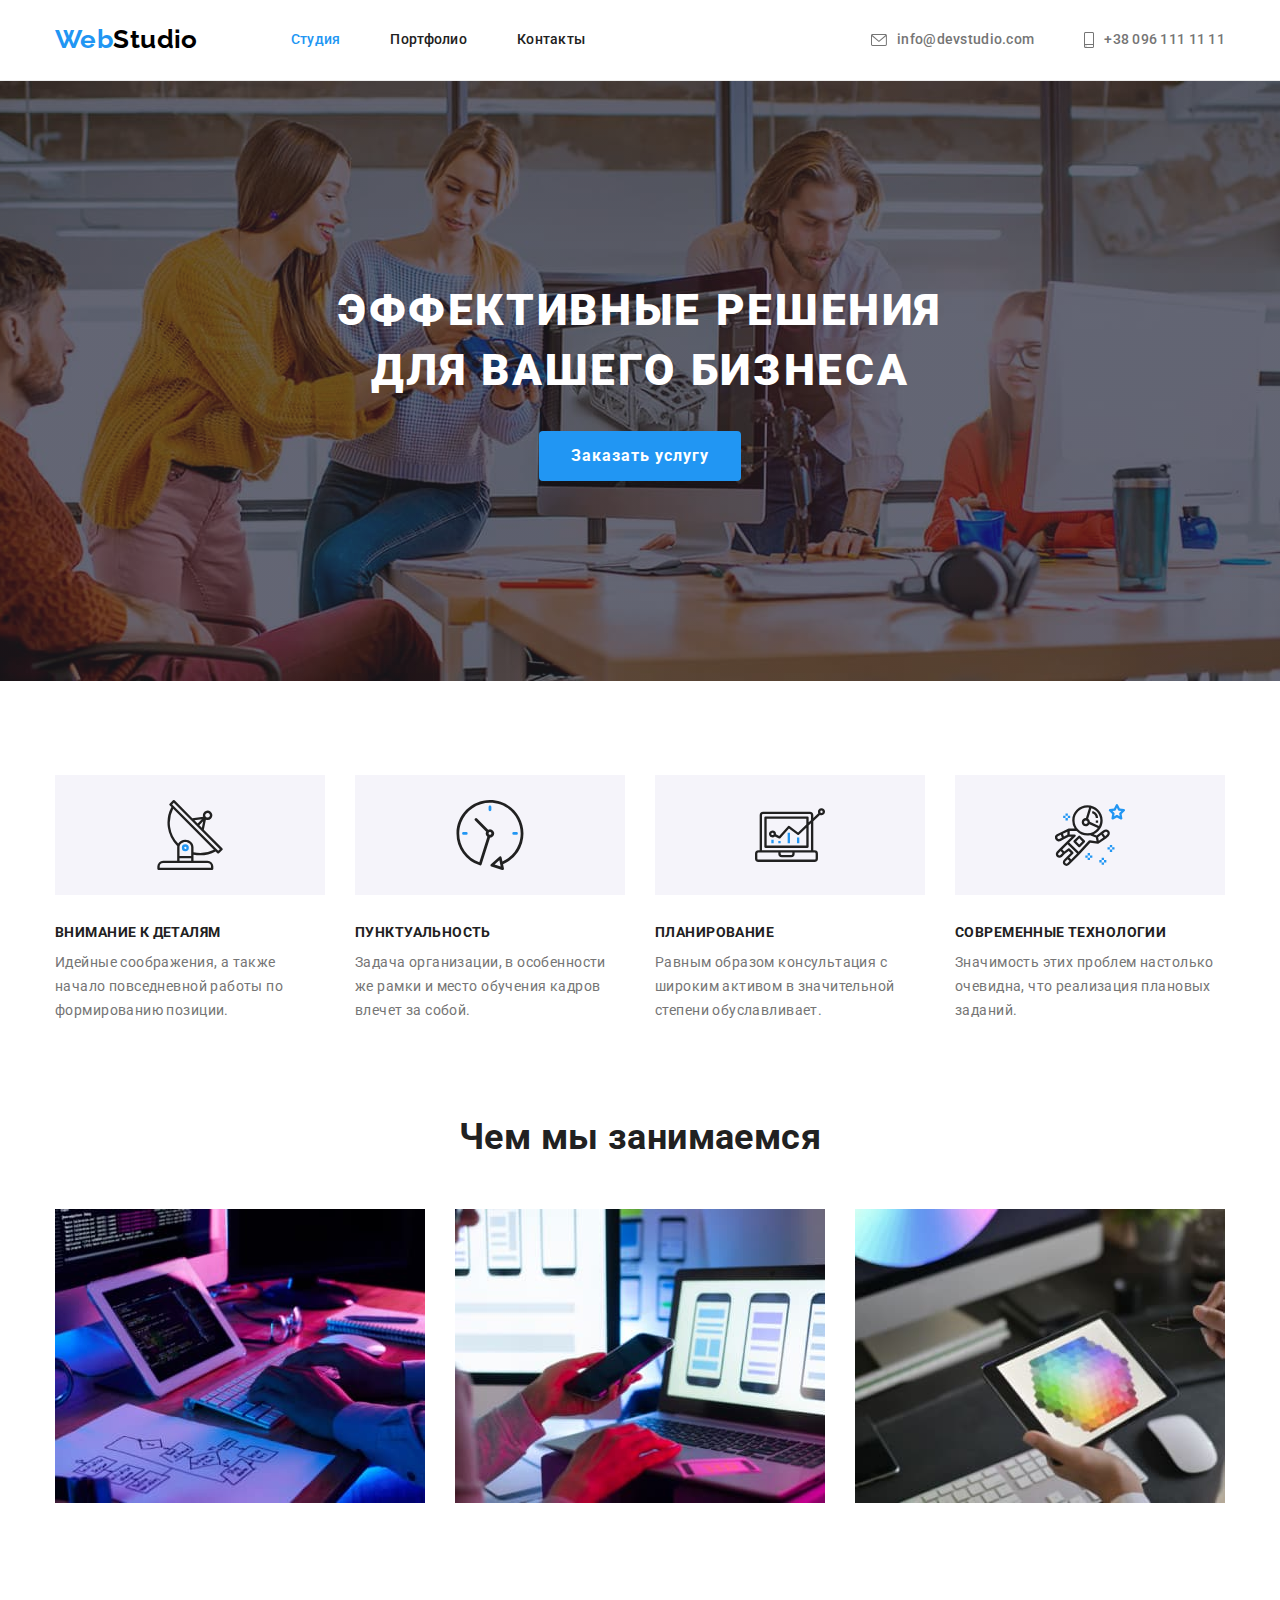
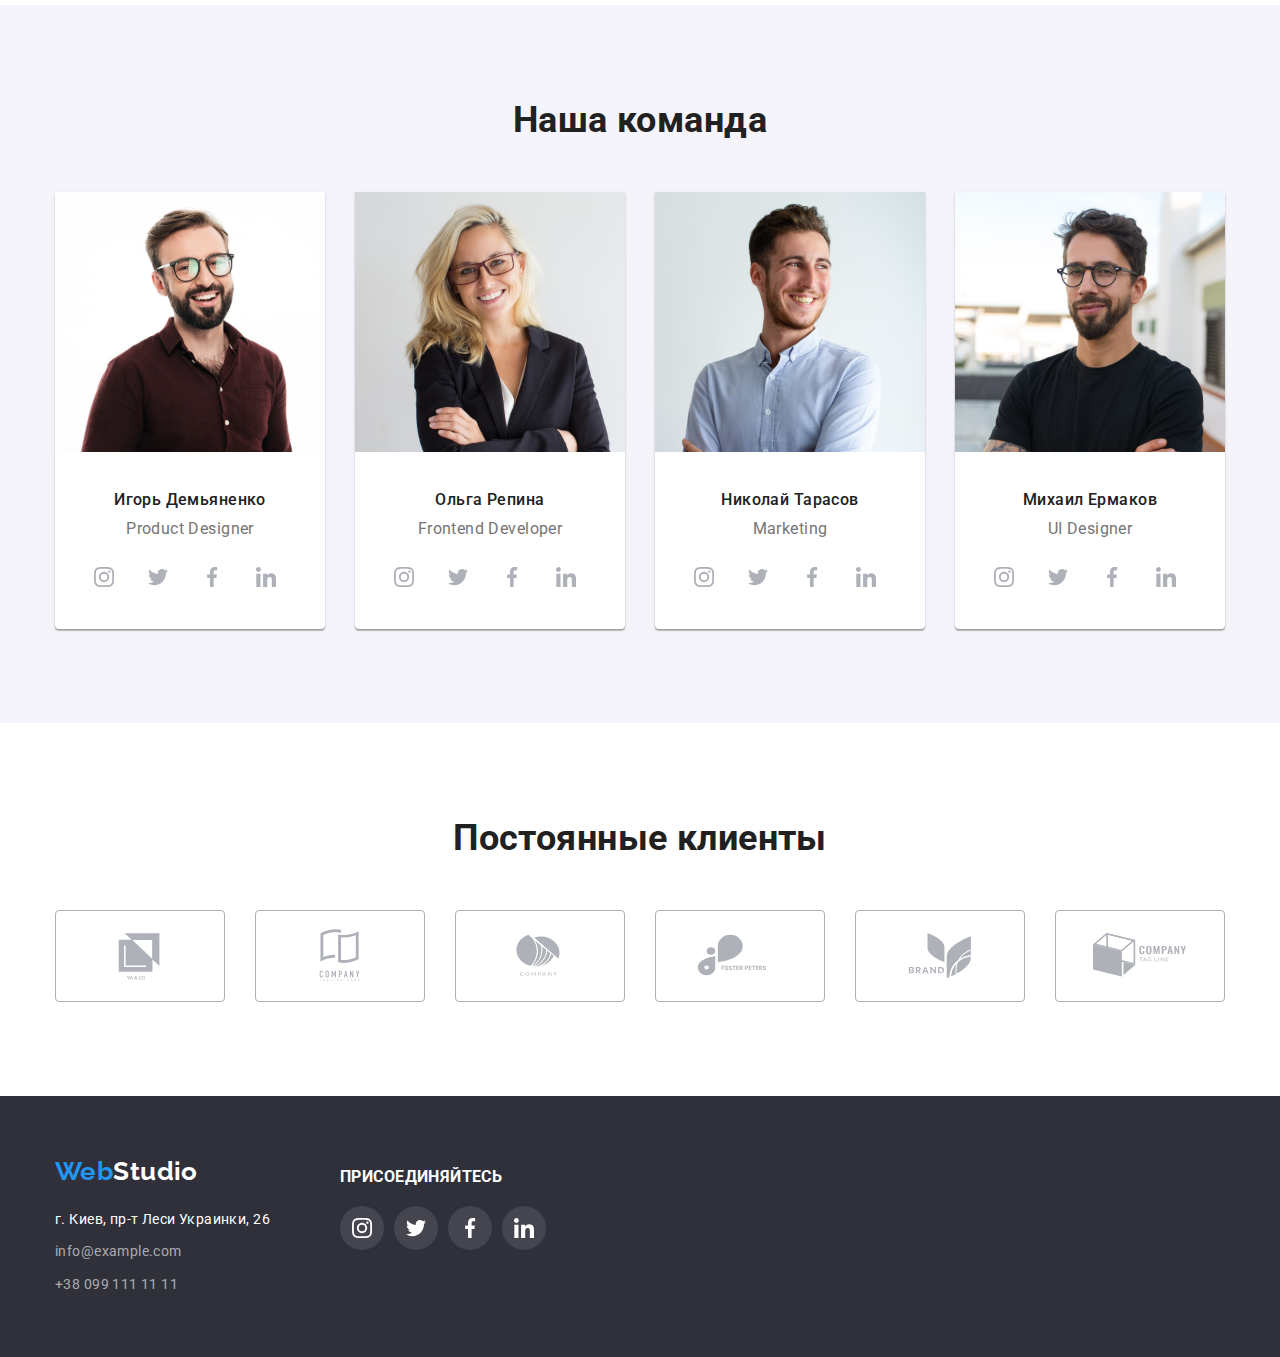
<file: index.html>
<!DOCTYPE html>
<html lang="ru">

<head> 
    <meta charset="UTF-8">
    <meta http-equiv="X-UA-Compatible" content="IE=edge">
    <meta name="viewport" content="width=device-width, initial-scale=1.0">
    <title>WEBsite</title>
    <link rel="preconnect" href="https://fonts.googleapis.com">
    <link rel="preconnect" href="https://fonts.gstatic.com" crossorigin>
    <link href="https://fonts.googleapis.com/css2?family=Raleway:wght@700&family=Roboto:wght@400;500;700;900&display=swap"
        rel="stylesheet">

    <link rel="stylesheet" href="./modern-normalize.css">
    
    <link rel="stylesheet" href="./css/style.css">
</head>

<body>
    <!--Шапка сайта-->
    <header class="header">
        <div class="container main-nav">
        <nav class="subcontainer">
            <a href="/" class="logo">Web<span class="logo-abr">Studio</span></a>

            <ul class="site-nav list">
                <li class="nav-item"><a href="./index.html" class="link current">Студия</a></li>
                <li class="nav-item"><a href="./portfolio.html" class="link">Портфолио</a></li>
                <li class="nav-item"><a href="/" class="link">Контакты</a></li>
            </ul>
        </nav>
        <ul class="auth-nav list">
            <li class="nav-item">
                <a href="mailto:info@devstudio.com" class="contact">
                <svg class="nav-icon" width="16px" height="12px">
                 <use href="./images/sprite.svg#icon-envelope"></use>   
                </svg>info@devstudio.com</a>
            </li>
            <li class="nav-item">
                <a href="tel:+380961111111" class="contact">
                <svg class="nav-icon" width="10px" height="16px">
                    <use href="./images/sprite.svg#icon-smartphone"></use>
                </svg>+38 096 111 11 11</a>
            </li>
        </ul>
        </div>
    </header>

    <!--Бизнесс главная-->
    <section class="slogan">
        <h1 class="slogan-title">Эффективные решения <br />для вашего бизнеса</h1>
        <button type="button" class="button">Заказать услугу</button>
    </section>

    <!--Преимущества-->
    <section class="section">
        <div class="container">
        <h2 class="section-title visually-hidden">Преимущества</h2>
        <ul class="list advantage">
            <li class="item">
                <div class="icons">
                    <svg class="icon" width="70px" height="70px">
                       <use href="./images//sprite.svg#icon-antenna"></use>
                    </svg>
                </div>
                <h3 class="section-subject">Внимание к деталям</h3>
                <p>Идейные соображения, а также начало повседневной работы по формированию позиции.</p>
            </li>
            <li class="item">
                <div class="icons">
                    <svg class="icon" width="70px" height="70px">
                        <use href="./images/sprite.svg#icon-clock"></use>
                    </svg>
                </div>
                <h3 class="section-subject">Пунктуальность</h3>
                <p>Задача организации, в особенности же рамки и место обучения кадров влечет за собой.</p>
            </li>
            <li class="item">
                <div class="icons">
                    <svg class="icon" width="70px" height="70px">
                        <use href="./images/sprite.svg#icon-diagram"></use>
                    </svg>
                </div>
                <h3 class="section-subject">Планирование</h3>
                <p>Равным образом консультация с широким активом в значительной степени обуславливает.</p>
            </li>
            <li class="item">
                <div class="icons">
                    <svg class="icon" width="70px" height="70px">
                        <use href="./images/sprite.svg#icon-astronaut"></use>
                    </svg>
                </div>
                <h3 class="section-subject">Современные технологии</h3>
                <p>Значимость этих проблем настолько очевидна, что реализация плановых заданий.</p>
            </li>
        </ul>
        </div>
    </section>

    <!--Виды деятельности-->
    <section class="section no-padding">
        <div class="container">  
        <h2 class="section-title">Чем мы занимаемся</h2>
        
        <ul class="list jobs">
            <li class="item">
                <img src="./images/img.jpg" alt="Персональный компьютер" width="370">
            </li>
            <li class="item">
                <img src="./images/img1.jpg" alt="Телефон" width="370">
            </li>
            <li class="item">
                <img src="./images/img2.jpg" alt="Планшет" width="370">
            </li>
        </ul>
        </div>
    </section>

    <!--Комманда-->
    <section class="section team">
        <div class="container">
        <h2 class="section-title">Наша команда</h2> 
        <ul class="list person">
            <li class="item">
                <img src="./images/photo1.jpg" alt="Мужчина в очках" width="270">
                <h3 class="section-subtitle">Игорь Демьяненко</h3>
                <p class="section-text">Product Designer</p>
                <ul class="icons-box list">
                        <li class="icon-box">
                        <a href="#" class="team-icons"><svg class="team-icon" width="20px" height="20px">
                                   <use href="./images/sprite.svg#icon-instagram"></use>
                                </svg></a>
                        </li>
                        <li class="icon-box">
                            <a href="#" class="team-icons"><svg class="team-icon" width="20px" height="20px">
                                    <use href="./images/sprite.svg#icon-twitter"></use>
                                </svg></a>
                        </li>
                        <li class="icon-box">
                            <a href="#" class="team-icons"><svg class="team-icon" width="20px" height="20px">
                                    <use href="./images/sprite.svg#icon-facebook"></use>
                                </svg></a>
                        </li>
                        <li class="icon-box">
                            <a href="#" class="team-icons"><svg class="team-icon" width="20px" height="20px">
                                    <use href="./images/sprite.svg#icon-linkedin-1"></use>
                                </svg></a>
                        </li>
                </ul>
            </li>
            <li class="item">
                <img src="./images/photo2.jpg" alt="Девушка" width="270">
                <h3 class="section-subtitle">Ольга Репина</h3>
                <p class="section-text">Frontend Developer</p>
                <ul class="icons-box list">
                    <li class="icon-box">
                        <a href="#" class="team-icons"><svg class="team-icon" width="20px" height="20px">
                                <use href="./images/sprite.svg#icon-instagram"></use>
                            </svg></a>
                    </li>
                    <li class="icon-box">
                        <a href="#" class="team-icons"><svg class="team-icon" width="20px" height="20px">
                                <use href="./images/sprite.svg#icon-twitter"></use>
                            </svg></a>
                    </li>
                    <li class="icon-box">
                        <a href="#" class="team-icons"><svg class="team-icon" width="20px" height="20px">
                                <use href="./images/sprite.svg#icon-facebook"></use>
                            </svg></a>
                    </li>
                    <li class="icon-box">
                        <a href="#" class="team-icons"><svg class="team-icon" width="20px" height="20px">
                                <use href="./images/sprite.svg#icon-linkedin-1"></use>
                            </svg></a>
                    </li>
                </ul>
            </li>
            <li class="item">
                <img src="./images/photo3.jpg" alt="Улыбающийся парень" width="270">
                <h3 class="section-subtitle">Николай Тарасов</h3>
                <p class="section-text">Marketing</p>
                <ul class="icons-box list">
                    <li class="icon-box">
                        <a href="#" class="team-icons"><svg class="team-icon" width="20px" height="20px">
                                <use href="./images/sprite.svg#icon-instagram"></use>
                            </svg></a>
                    </li>
                    <li class="icon-box">
                        <a href="#" class="team-icons"><svg class="team-icon" width="20px" height="20px">
                                <use href="./images/sprite.svg#icon-twitter"></use>
                            </svg></a>
                    </li>
                    <li class="icon-box">
                        <a href="#" class="team-icons"><svg class="team-icon" width="20px" height="20px">
                                <use href="./images/sprite.svg#icon-facebook"></use>
                            </svg></a>
                    </li>
                    <li class="icon-box">
                        <a href="#" class="team-icons"><svg class="team-icon" width="20px" height="20px">
                                <use href="./images/sprite.svg#icon-linkedin-1"></use>
                            </svg></a>
                    </li>
                </ul>
            </li>
            <li class="item">
                <img src="./images/photo4.jpg" alt="Парень" width="270">
                <h3 class="section-subtitle">Михаил Ермаков</h3>
                <p class="section-text">UI Designer</p>
                <ul class="icons-box list">
                    <li class="icon-box">
                        <a href="#" class="team-icons"><svg class="team-icon" width="20px" height="20px">
                                <use href="./images/sprite.svg#icon-instagram"></use>
                            </svg></a>
                    </li>
                    <li class="icon-box">
                        <a href="#" class="team-icons"><svg class="team-icon" width="20px" height="20px">
                                <use href="./images/sprite.svg#icon-twitter"></use>
                            </svg></a>
                    </li>
                    <li class="icon-box">
                        <a href="#" class="team-icons"><svg class="team-icon" width="20px" height="20px">
                                <use href="./images/sprite.svg#icon-facebook"></use>
                            </svg></a>
                    </li>
                    <li class="icon-box">
                        <a href="#" class="team-icons"><svg class="team-icon" width="20px" height="20px">
                                <use href="./images/sprite.svg#icon-linkedin-1"></use>
                            </svg></a>
                    </li>
                </ul>
            </li>
        </ul>
        </div>
    </section>

    <!--Постоянные клиенты-->
<section class="section">
    <div class="container">
        <h2 class="section-title">Постоянные клиенты</h2>
        <ul class="clients list">
            <li class="clients-icon">
                <a href="#" class="link-icons"><svg class="link-icon" width="106px" height="60px">
                   <use href="./images/sprite.svg#icon-Logo"></use>
                </svg></a></li>
            <li class="clients-icon">
                <a href="#" class="link-icons"><svg class="link-icon" width="106px" height="60px">
                    <use href="./images/sprite.svg#icon-Logo-1"></use>
                </svg></a></li>
            <li class="clients-icon">
                <a href="#" class="link-icons"><svg class="link-icon" width="106px" height="60px">
                    <use href="./images/sprite.svg#icon-Logo-2"></use>
                </svg></a></li>
            <li class="clients-icon">
                <a href="#" class="link-icons"><svg class="link-icon" width="106px" height="60px">
                    <use href="./images/sprite.svg#icon-Logo-3"></use>
                </svg></a></li>
            <li class="clients-icon">
                <a href="#" class="link-icons"><svg class="link-icon" width="106px" height="60px">
                    <use href="./images/sprite.svg#icon-Logo-4"></use>
                </svg></a></li>
            <li class="clients-icon">
                <a href="#" class="link-icons"><svg class="link-icon" width="106px" height="60px">
                    <use href="./images/sprite.svg#icon-Logo-5"></use>
                </svg></a></li>
        </ul>
    </div>
</section>

    <!--Футер-->
    <footer class="footer">
        <div class="container footer-container">
            <div class="wrapper">
        <nav class="footer-sub">
            <a href="/" class="logo">Web<span class="footer-logo">Studio</span></a>
        </nav>
        <address class="footer-details">
            г. Киев, пр-т Леси Украинки, 26
            <ul class="list">
                <li class="footer-item">
                    <a href="mailto:info@example.com" class="footer-nav">info@example.com</a>
                </li>
                <li class="footer-item">
                    <a href="tel:+380991111111" class="footer-nav">+38 099 111 11 11</a>
                </li>
            </ul>
        </address>
    </div>
<div class="footer-subcontainer">
    <h3 class="footer-title">присоединяйтесь</h3>
    <div class="footer-icons">
    <ul class="footer-box list">
        <li class="footer-icon">
            <a href="#" class="footer-link"><svg class="foot-icon" width="20px" height="20px">
                    <use href="./images/sprite.svg#icon-instagram"></use>
                </svg></a>
        </li>
        <li class="footer-icon">
            <a href="#" class="footer-link"><svg class="foot-icon" width="20px" height="20px">
                    <use href="./images/sprite.svg#icon-twitter"></use>
                </svg></a>
        </li>
        <li class="footer-icon">
            <a href="#" class="footer-link"><svg class="foot-icon" width="20px" height="20px">
                    <use href="./images/sprite.svg#icon-facebook"></use>
                </svg></a>
        </li>
        <li class="footer-icon">
            <a href="#" class="footer-link"><svg class="foot-icon" width="20px" height="20px">
                    <use href="./images/sprite.svg#icon-linkedin-1"></use>
                </svg></a>
        </li>
    </ul>
    </div>
</div>

        </div>
    </footer>
</body>

</html>
</file>
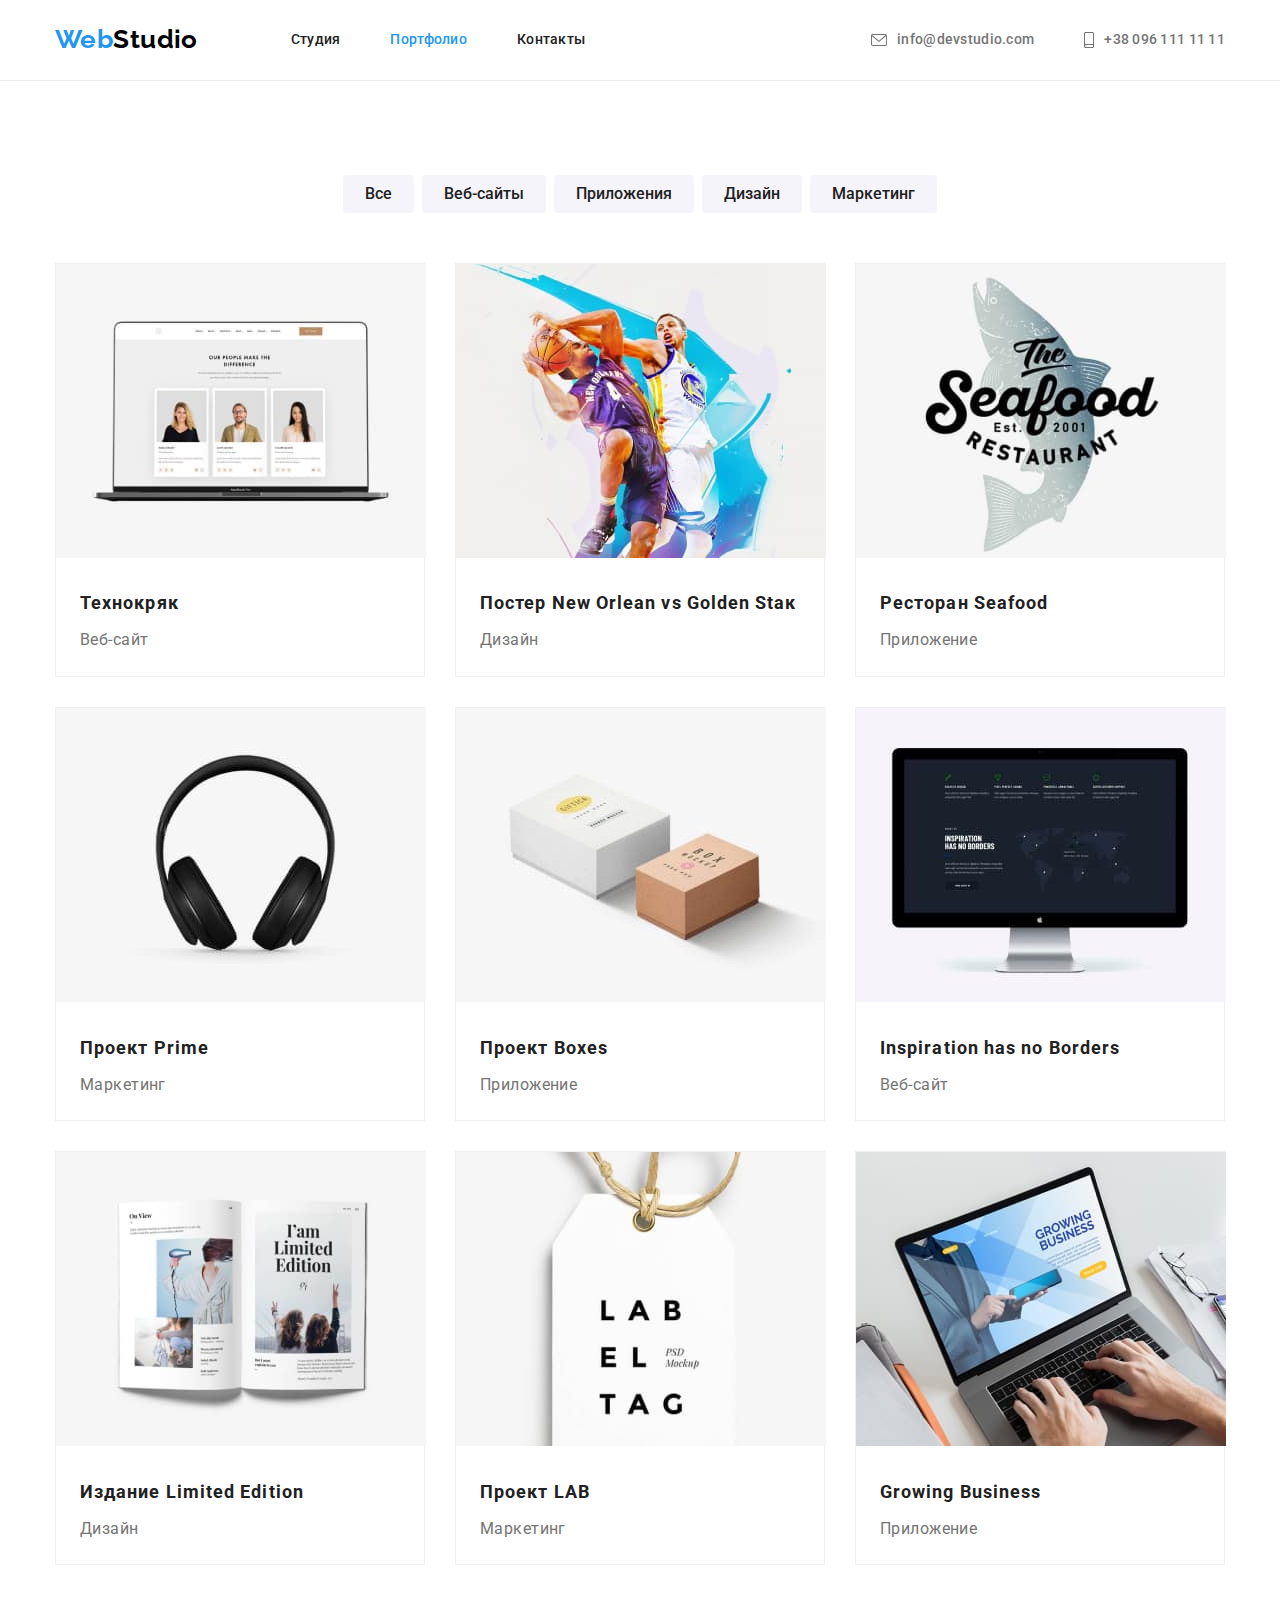
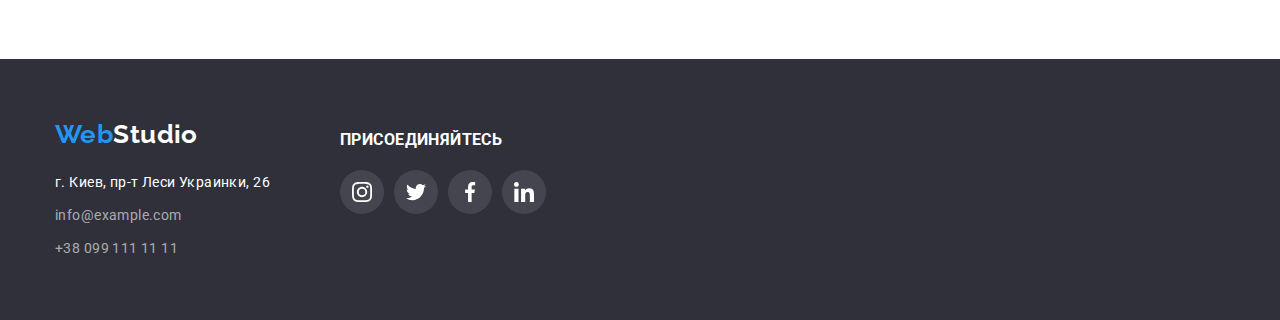
<file: portfolio.html>
<!DOCTYPE html>
<html lang="en">
<head>
    <meta charset="UTF-8">
    <meta http-equiv="X-UA-Compatible" content="IE=edge">
    <meta name="viewport" content="width=device-width, initial-scale=1.0">
    <title>Portfolio</title>
<link rel="preconnect" href="https://fonts.googleapis.com">
<link rel="preconnect" href="https://fonts.gstatic.com" crossorigin>
<link href="https://fonts.googleapis.com/css2?family=Raleway:wght@700&family=Roboto:wght@400;500;700&display=swap"
    rel="stylesheet">

    <link rel="stylesheet" href="./modern-normalize.css">

    <link rel="stylesheet" href="./css/style.css">

</head>

<body>
    <!--Шапка сайта-->
    <header class="header">
        <div class="container main-nav">
            <nav class="subcontainer">
                <a href="/" class="logo">Web<span class="logo-abr">Studio</span></a>
    
                <ul class="site-nav list">
                    <li class="nav-item"><a href="./index.html" class="link">Студия</a></li>
                    <li class="nav-item"><a href="./portfolio.html" class="link current">Портфолио</a></li>
                    <li class="nav-item"><a href="/" class="link">Контакты</a></li>
                </ul>
            </nav>
            <ul class="auth-nav list">
                <li class="nav-item">
                    <a href="mailto:info@devstudio.com" class="contact">
                        <svg class="nav-icon" width="16px" height="12px">
                            <use href="./images/sprite.svg#icon-envelope"></use>
                        </svg>info@devstudio.com</a>
                </li>
                <li class="nav-item">
                    <a href="tel:+380961111111" class="contact">
                        <svg class="nav-icon" width="10px" height="16px">
                            <use href="./images/sprite.svg#icon-smartphone"></use>
                        </svg>+38 096 111 11 11</a>
                </li>
            </ul>
        </div>
    </header>

    <!--Предложения-->
    <section class="section">

        <div class="container">
            <ul class="list offers">
                 <li class="item-offer">
                     <button type="button" class="button-offer">Все</button>
                 </li>
                 <li class="item-offer">
                     <button type="button" class="button-offer">Веб-сайты</button>
                 </li>
                 <li class="item-offer">
                     <button type="button" class="button-offer">Приложения</button>
                 </li>
                 <li class="item-offer">  
                     <button type="button" class="button-offer">Дизайн</button>
                 </li>
                 <li class="item-offer"> 
                     <button type="button" class="button-offer">Маркетинг</button>
                 </li>
            </ul>
        
        
     <!--Работы-->

        <ul class="list portfolio-jobs">
        <li class="portfolio-item">
            <img src="./images/imgportf.jpg" alt="Три лучших менеджера" width="370">
            <div class="portfolio-info"> 
                <h3 class="portfolio-title">Технокряк</h3>
                <p class="portfolio-subtitle">Веб-сайт</p>
            </div>
        </li>
    
        <li class="portfolio-item">
            <img src="./images/imgportf1.jpg" alt="Игроки баскетбольной комманды" width="370">
            <div class="portfolio-info"> 
            <h3 class="portfolio-title">Постер New Orlean vs Golden Staк</h3>
            <p class="portfolio-subtitle">Дизайн</p>
            </div>
        </li>
    
        <li class="portfolio-item">
            <img src="./images/imgportf2.jpg" alt="Бренд ресторана" width="370">
            <div class="portfolio-info"> 
            <h3 class="portfolio-title">Ресторан Seafood</h3>
            <p class="portfolio-subtitle">Приложение</p>
            </div>
        </li>
    
        <li class="portfolio-item">
            <img src="./images/imgportf3.jpg" alt="Наушники" width="370">
            <div class="portfolio-info">
            <h3 class="portfolio-title">Проект Prime</h3>
            <p class="portfolio-subtitle">Маркетинг</p>
            </div>
        </li>
    
        <li class="portfolio-item">
            <img src="./images/imgportf4.jpg" alt="2 коробки. одна белая, вторая коричневая" width="370">
            <div class="portfolio-info"> 
            <h3 class="portfolio-title">Проект Boxes</h3>
            <p class="portfolio-subtitle">Приложение</p>
            </div>
        </li>
    
        <li class="portfolio-item">
            <img src="./images/imgportf5.jpg" alt="Плоский монитор экрана" width="370">
            <div class="portfolio-info"> 
            <h3 class="portfolio-title">Inspiration has no Borders</h3>
            <p class="portfolio-subtitle">Веб-сайт</p>
            </div>
        </li>
    
        <li class="portfolio-item">
            <img src="./images/imgportf6.jpg" alt="Развернутый журнал" width="370">
            <div class="portfolio-info"> 
            <h3 class="portfolio-title">Издание Limited Edition</h3>
            <p class="portfolio-subtitle">Дизайн</p>
            </div>
        </li>
    
        <li class="portfolio-item">
            <img src="./images/imgportf7.jpg" alt="Белая этикетка" width="370">
            <div class="portfolio-info"> 
            <h3 class="portfolio-title">Проект LAB</h3>
            <p class="portfolio-subtitle">Маркетинг</p>
            </div>
        </li>
    
        <li class="portfolio-item">
            <img src="./images/imgportf8.jpg" alt="Руки печатающие на клавиатуре ноутбука" width="370">
            <div class="portfolio-info"> 
            <h3 class="portfolio-title">Growing Business</h3>
            <p class="portfolio-subtitle">Приложение</p>
            </div>
        </li>
        </ul>
    </div>
        
    </section>

    <!--Футер-->
    <footer class="footer">
        <div class="container footer-container">
            <div class="wrapper">
                <nav class="footer-sub">
                    <a href="/" class="logo">Web<span class="footer-logo">Studio</span></a>
                </nav>
                <address class="footer-details">
                    г. Киев, пр-т Леси Украинки, 26
                    <ul class="list">
                        <li class="footer-item">
                            <a href="mailto:info@example.com" class="footer-nav">info@example.com</a>
                        </li>
                        <li class="footer-item">
                            <a href="tel:+380991111111" class="footer-nav">+38 099 111 11 11</a>
                        </li>
                    </ul>
                </address>
            </div>
            <div class="footer-subcontainer">
                <h3 class="footer-title">присоединяйтесь</h3>
                <div class="footer-icons">
                    <ul class="footer-box list">
                        <li class="footer-icon">
                            <a href="#" class="footer-link"><svg class="foot-icon" width="20px" height="20px">
                                    <use href="./images/sprite.svg#icon-instagram"></use>
                                </svg></a>
                        </li>
                        <li class="footer-icon">
                            <a href="#" class="footer-link"><svg class="foot-icon" width="20px" height="20px">
                                    <use href="./images/sprite.svg#icon-twitter"></use>
                                </svg></a>
                        </li>
                        <li class="footer-icon">
                            <a href="#" class="footer-link"><svg class="foot-icon" width="20px" height="20px">
                                    <use href="./images/sprite.svg#icon-facebook"></use>
                                </svg></a>
                        </li>
                        <li class="footer-icon">
                            <a href="#" class="footer-link"><svg class="foot-icon" width="20px" height="20px">
                                    <use href="./images/sprite.svg#icon-linkedin-1"></use>
                                </svg></a>
                        </li>
                    </ul>
                </div>
            </div>
    
        </div>
    </footer>
</body>
</html>
</file>
<file: css/style.css>
:root {
  --primary-text-color: #757575;
  --primary-white-color: #ffffff;
  --focus-color: #2196f3;
  --accent-color: #212121;
  --background-secondary: #f5f4fa;
  --icon-color: #afb1b8;
}

.list {
  list-style: none;
  padding: 0;
  margin: 0;
}

h1,
h2,
h3,
h4,
h5,
h6,
p {
  margin: 0;
}

body {
  color: var(--primary-text-color);
  background-color: var(--primary-white-color);
  font-family: Roboto, sans-serif;
  font-size: 14px;
  line-height: 1.7;
  letter-spacing: 0.03em;
}

.section {
  padding: 94px 0;
}

.item {
  background-color: var(--primary-white-color);
}

.no-padding {
  padding-top: 0px;
}

/* Container */

.container {
  width: 1200px;
  padding-left: 15px;
  padding-right: 15px;
  margin: 0 auto;
}

/* header */

.header {
  border-bottom: 1px solid #ececec;
}

.logo {
  color: var(--focus-color);
  font-family: Raleway;
  font-weight: 700;
  font-size: 26px;
  line-height: 1.2;
  text-decoration: none;
}

.logo-abr {
  color: #000000;
}

.main-nav {
  display: flex;
  align-items: center;
}

.site-nav,
.auth-nav,
.subcontainer {
  display: flex;
  align-items: center;
}

.site-nav {
  margin-left: 93px;
}

.auth-nav {
  margin-left: auto;
}

.nav-item:not(:last-child) {
  margin-right: 50px;
}

.site-nav .link {
  display: block;
  padding-top: 32px;
  padding-bottom: 32px;
  color: var(--accent-color);
  font-weight: 500;
  line-height: 1.14;
  letter-spacing: 0.02em;
  text-decoration: none;
}

.site-nav .link:hover,
.site-nav .link:focus {
  color: var(--focus-color);
}

.auth-nav .contact {
  display: flex;
  color: var(--primary-text-color);
  font-weight: 500;
  line-height: 1.14;
  letter-spacing: 0.02em;
  text-decoration: none;
  align-items: center;
}

.nav-icon {
  margin-right: 10px;
  fill: #757575;
}
.auth-nav .contact:hover,
.auth-nav .contact:focus {
  color: var(--focus-color);
}

.auth-nav .contact:hover .nav-icon,
.auth-nav .contact:focus .nav-icon {
  fill: var(--focus-color);
}

.site-nav .current {
  color: var(--focus-color);
}

/* Slogan section */

.slogan {
  max-width: 1600px;
  height: 600px;
  margin-left: auto;
  margin-right: auto;
  background-image: linear-gradient(to right, rgba(47, 48, 58, 0.4), rgba(47, 48, 58, 0.4)),
    url(../images/hero.jpg);
  background-repeat: no-repeat;
  background-size: cover;
  background-position: center;
  padding: 200px 0;
  color: var(--primary-white-color);
  text-align: center;
}

.slogan-title {
  margin-bottom: 30px;
  font-weight: 900;
  font-size: 44px;
  line-height: 1.36;
  text-align: center;
  letter-spacing: 0.06em;
  text-transform: uppercase;
}

.button {
  border: none;
  padding: 10px 32px;
  border-radius: 4px;
  min-width: 200px;
  color: var(--primary-white-color);
  background-color: var(--focus-color);
  font-weight: 700;
  font-size: 16px;
  line-height: 1.9;
  text-align: center;
  letter-spacing: 0.06em;
  cursor: pointer;
}
.button:hover {
  background-color: #188ce8;
}

/* Advantage section */

.visually-hidden {
  position: absolute;
  width: 1px;
  height: 1px;
  margin: -1px;
  border: 0;
  padding: 0;
  clip: rect(0 0 0 0);
  overflow: hidden;
}

.advantage,
.jobs,
.person {
  display: flex;
  flex-wrap: wrap;
}

.advantage > .item:not(:last-child) {
  margin-right: 30px;
}

.advantage > .item {
  width: 270px;
}
.icons {
  display: flex;
  align-items: center;
  justify-content: center;
  margin-bottom: 30px;
  padding: 25px 100px;
  background-color: var(--background-secondary);
}

.section-title {
  margin-bottom: 50px;
  color: var(--accent-color);
  font-weight: 700;
  font-size: 36px;
  line-height: 1.2;
  text-align: center;
}

.section-subject {
  margin-bottom: 10px;
  color: var(--accent-color);
  font-weight: 700;
  font-size: 14px;
  line-height: 1.14;
  text-transform: uppercase;
}

/* Jobs */

.jobs > .item:not(:last-child) {
  margin-right: 30px;
}

/*Team section */

.person > .item:not(:last-child) {
  margin-right: 30px;
}

.person > .item {
  width: 270px;
  box-shadow: 0px 1px 3px rgba(0, 0, 0, 0.12), 0px 1px 1px rgba(0, 0, 0, 0.14),
    0px 2px 1px rgba(0, 0, 0, 0.2);
  border-radius: 0px 0px 4px 4px;
}

.team {
  background-color: var(--background-secondary);
}

.section-subtitle {
  margin-top: 30px;
  margin-bottom: 10px;
  color: var(--accent-color);
  font-weight: 500;
  font-size: 16px;
  line-height: 1.2;
  text-align: center;
}

.section-text {
  margin-bottom: 16px;
  font-size: 16px;
  line-height: 1.2;
  text-align: center;
}

.icons-box {
  display: flex;
  align-items: center;
  justify-content: center;
  margin-bottom: 30px;
}

.team-icons {
  display: flex;
  width: 44px;
  height: 44px;
  border-radius: 50%;
  align-items: center;
  justify-content: center;
}

.team-icons:not(last-child) {
  margin-right: 10px;
}

.team-icons:hover,
.team-icons:focus {
  background-color: var(--focus-color);
}

.team-icons:hover .team-icon,
.team-icons:focus .team-icon {
  fill: var(--primary-white-color);
}

.team-icon {
  fill: var(--icon-color);
}

.portfolio-info {
  margin: 20px 24px;
}

/* Clients */

.clients {
  display: flex;
  align-items: center;
  justify-content: space-between;
}

.link-icons {
  display: inline-flex;
  align-items: center;
  justify-content: center;
  border: 1px solid #afb1b8;
  border-radius: 4px;
  width: 170px;
  height: 92px;
}

.link-icon {
  fill: var(--icon-color);
}

.link-icons:hover,
.link-icons:focus {
  border-color: var(--focus-color);
}

.link-icons:hover .link-icon,
.link-icons:focus .link-icon {
  fill: var(--focus-color);
}
/* Footer section */

.footer {
  background-color: #2f303a;
}

.wrapper {
  padding-top: 60px;
  padding-bottom: 60px;
}

.footer-logo {
  color: var(--primary-white-color);
}

.footer-details {
  color: var(--primary-white-color);
  font-style: normal;
}

.footer-nav {
  color: rgba(255, 255, 255, 0.6);
  text-decoration: none;
}

.footer-nav:hover,
.footer-nav:focus {
  color: var(--focus-color);
}

.footer-details > .list {
  margin-top: 9px;
}

.footer-sub {
  margin-bottom: 20px;
}
.footer-item {
  margin-top: 9px;
}

.footer-container {
  display: flex;
}

.footer-subcontainer {
  margin-left: 70px;
  margin-top: 72px;
}

.footer-title {
  font-weight: 700;
  line-height: 1.14;
  text-transform: uppercase;
  color: var(--primary-white-color);
  margin-bottom: 20px;
}

.footer-box {
  display: flex;
  align-items: center;
}

.footer-icon:not(last-child) {
  margin-right: 10px;
}

.footer-link {
  display: flex;
  align-items: center;
  justify-content: center;
  width: 44px;
  height: 44px;
  background-color: rgba(255, 255, 255, 0.1);
  border-radius: 50%;
}

.footer-link:hover,
.footer-link:focus {
  background-color: var(--focus-color);
}

.foot-icon {
  fill: var(--primary-white-color);
}

/* Portfolio css */

.site-nav .active {
  color: var(--focus-color);
}

/* Offers */

.offers {
  display: flex;
  justify-content: center;
  margin-bottom: 50px;
}

.item-offer:not(:last-child) {
  margin-right: 8px;
}
.button-offer {
  border: none;
  border-radius: 4px;
  padding: 6px 22px;
  color: var(--accent-color);
  background-color: #f5f4fa;
  font-weight: 500;
  font-size: 16px;
  line-height: 1.6;
  text-align: center;
  cursor: pointer;
}

.button-offer:focus,
.button-offer:hover {
  color: var(--primary-white-color);
  background-color: var(--focus-color);
}

/* Jobs */

.portfolio-title {
  margin-bottom: 4px;
  color: var(--accent-color);
  font-weight: 700;
  font-size: 18px;
  line-height: 2;
  letter-spacing: 0.06em;
}

.portfolio-info {
  margin: 20px 24px;
}

.portfolio-subtitle {
  font-size: 16px;
  line-height: 1.9;
}

.portfolio-jobs {
  display: flex;
  flex-wrap: wrap;
  margin: -15px;
}

.portfolio-item {
  border: 1px solid #eeeeee;
  margin: 15px;
  width: 370px;
}
</file>
